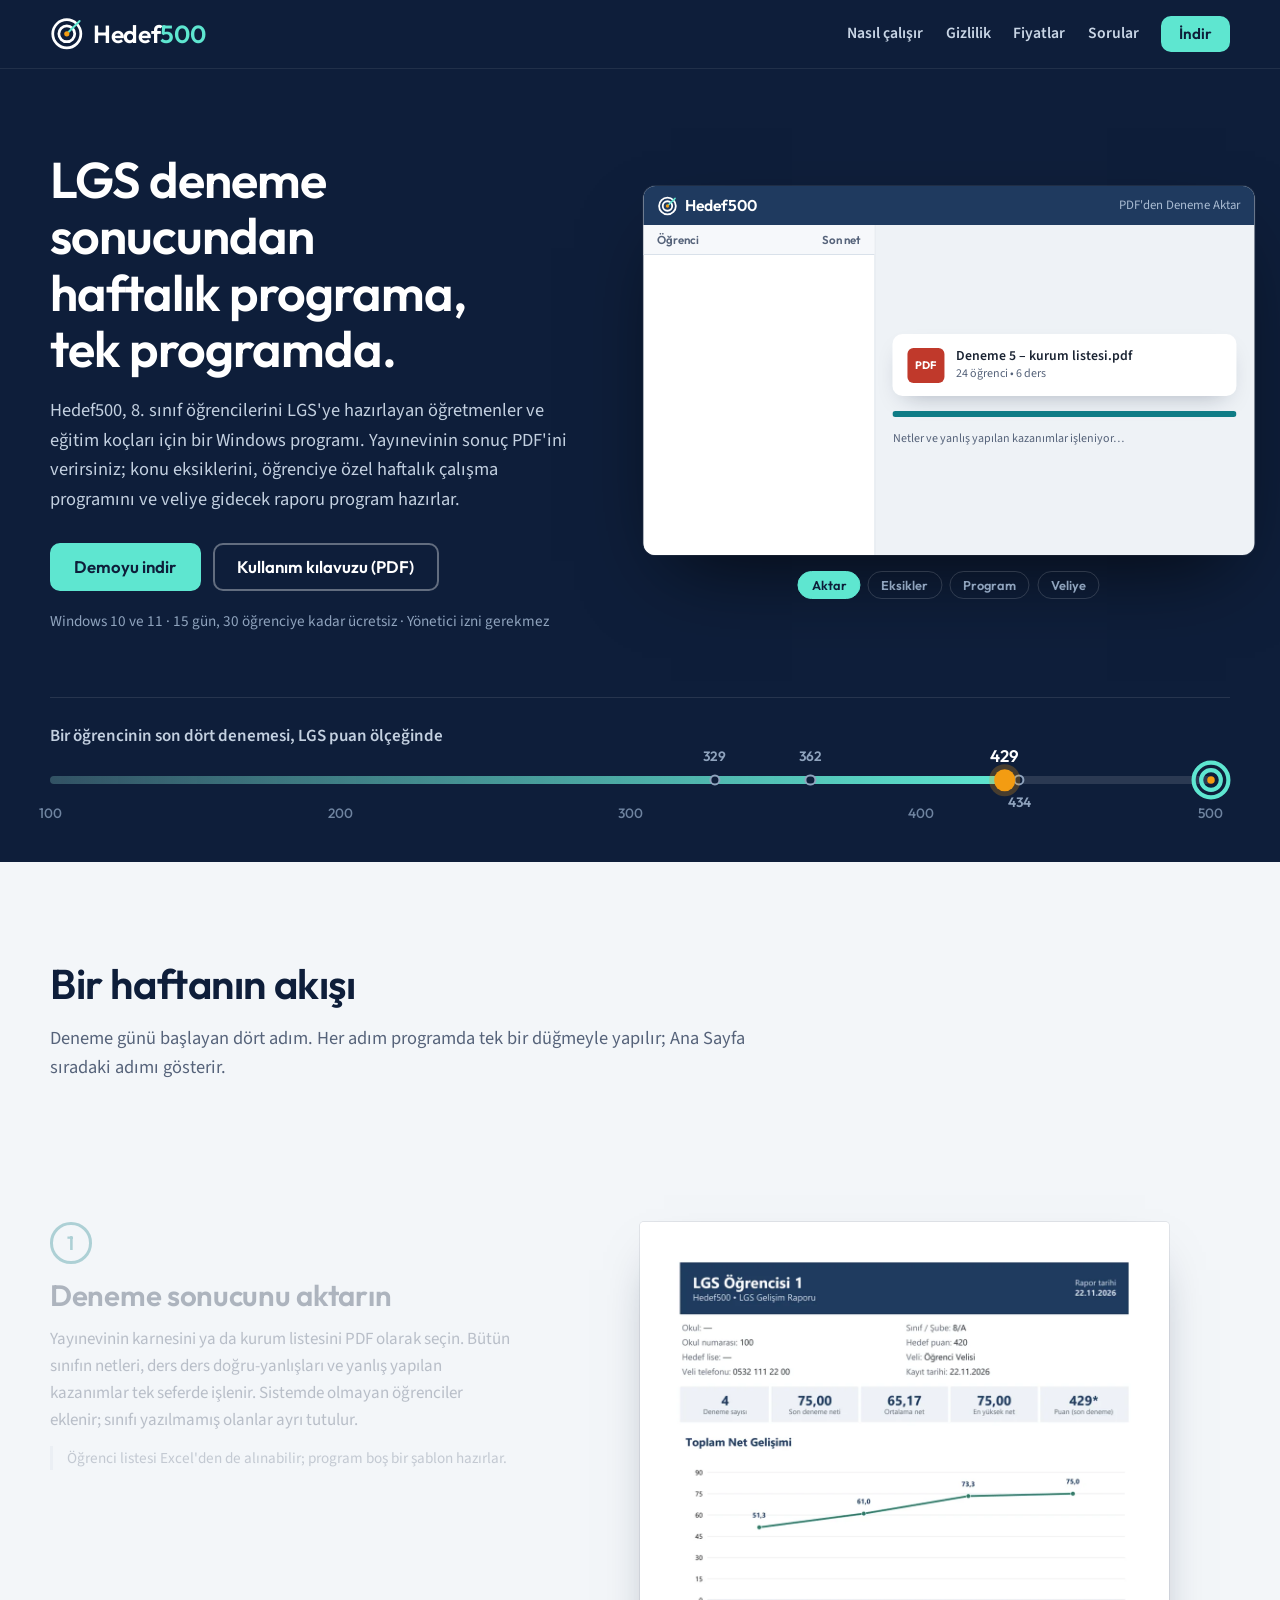
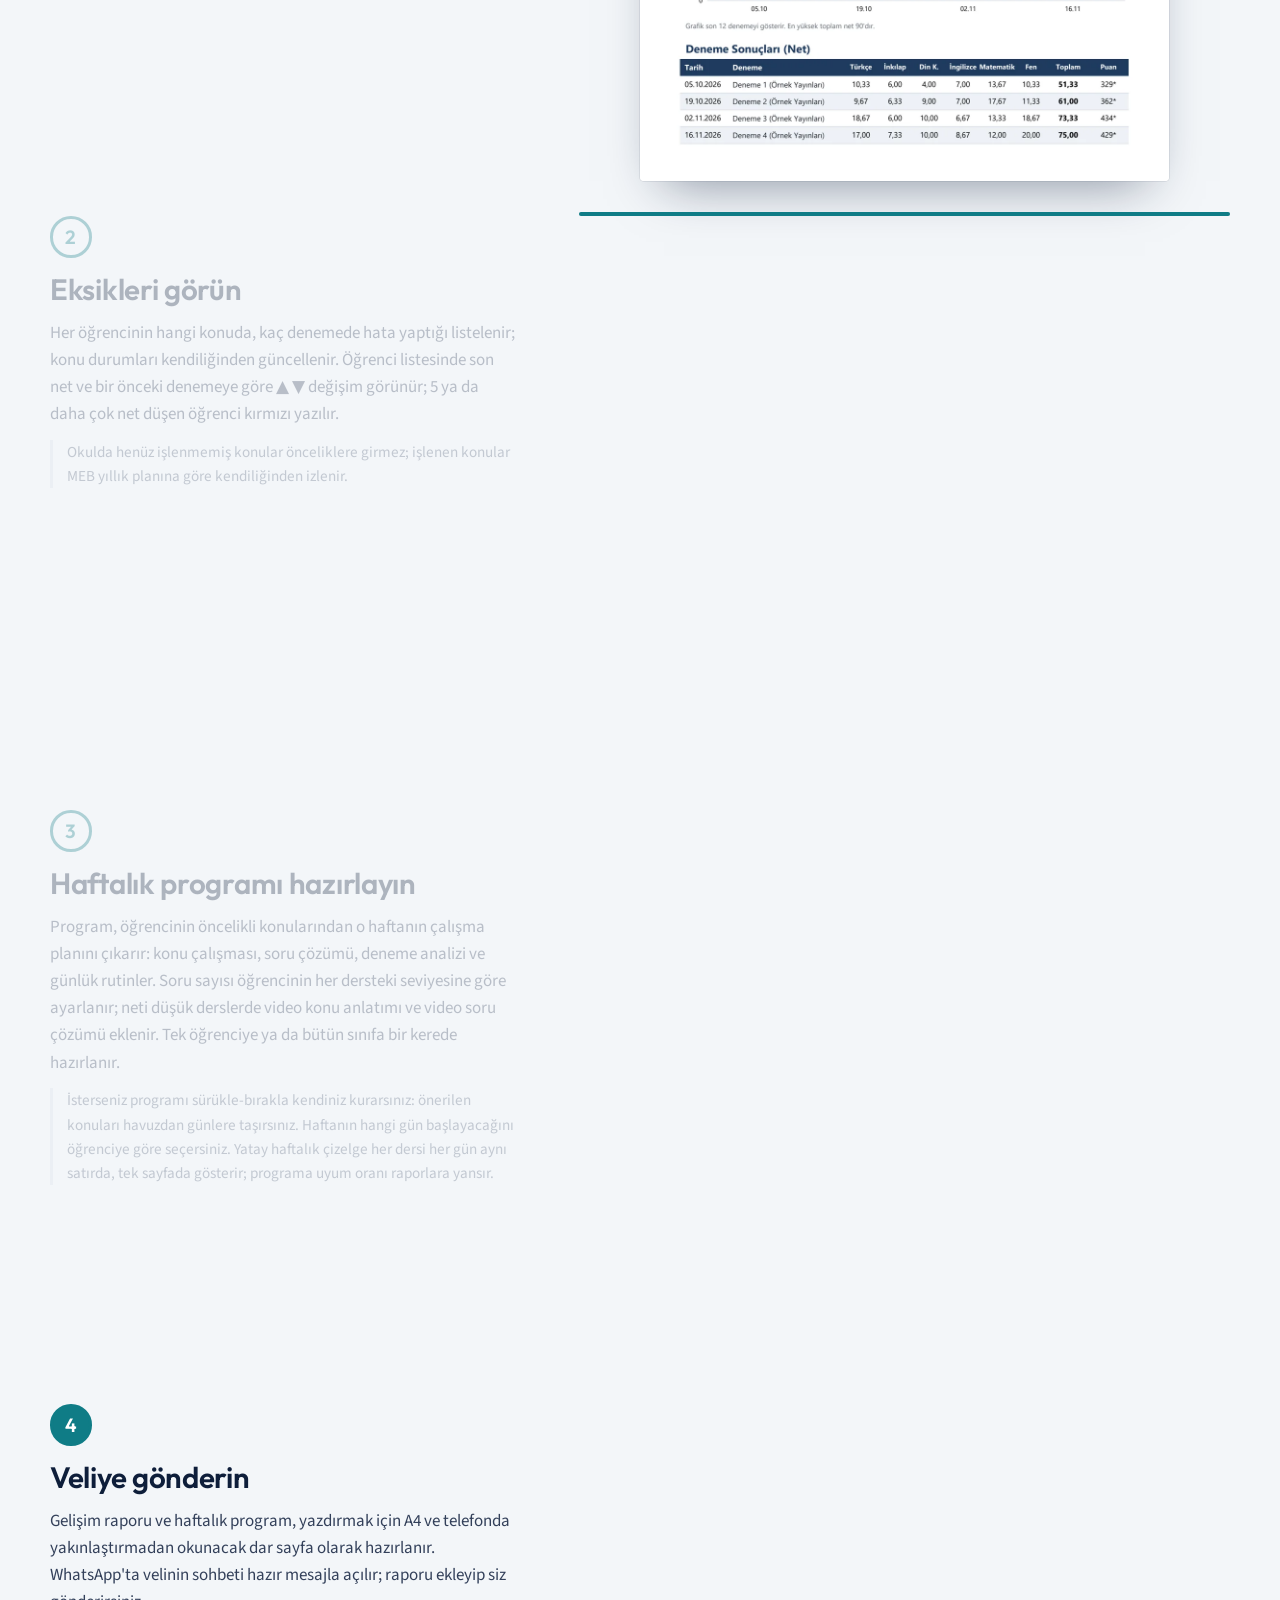
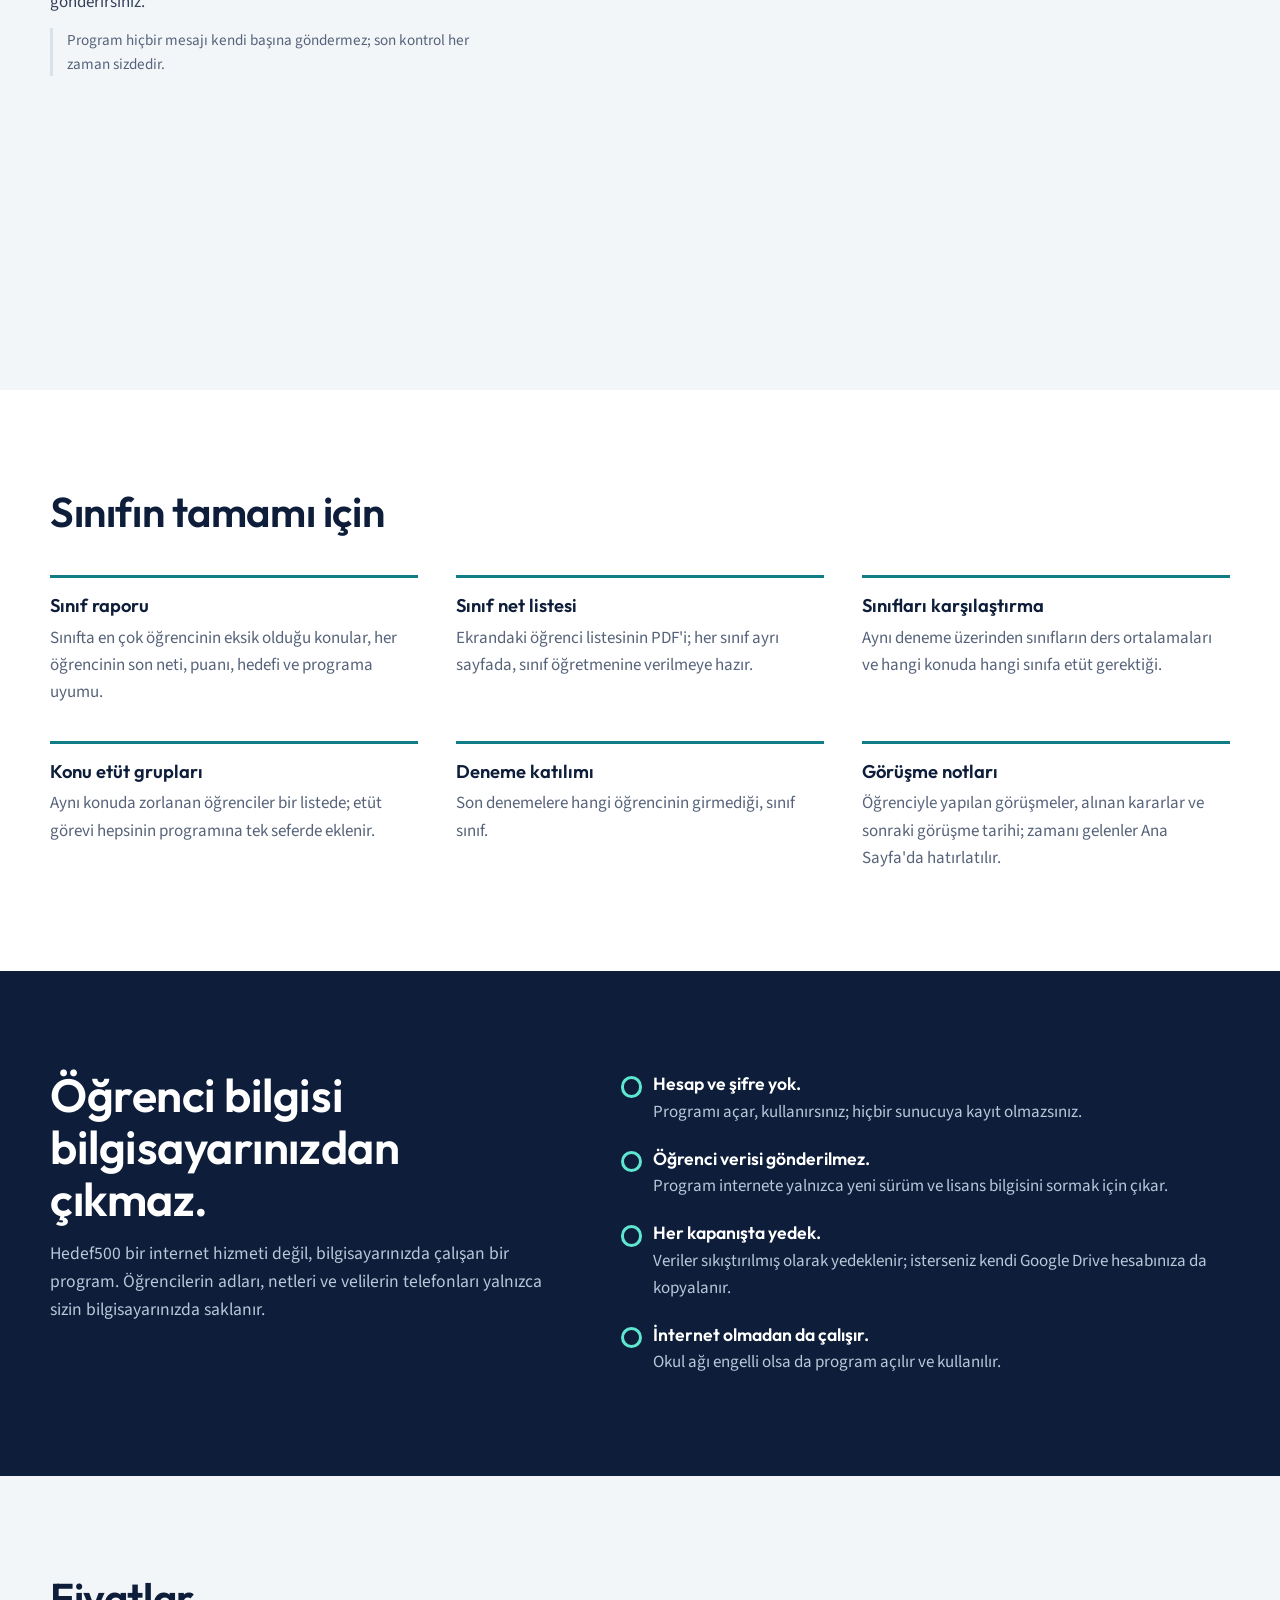
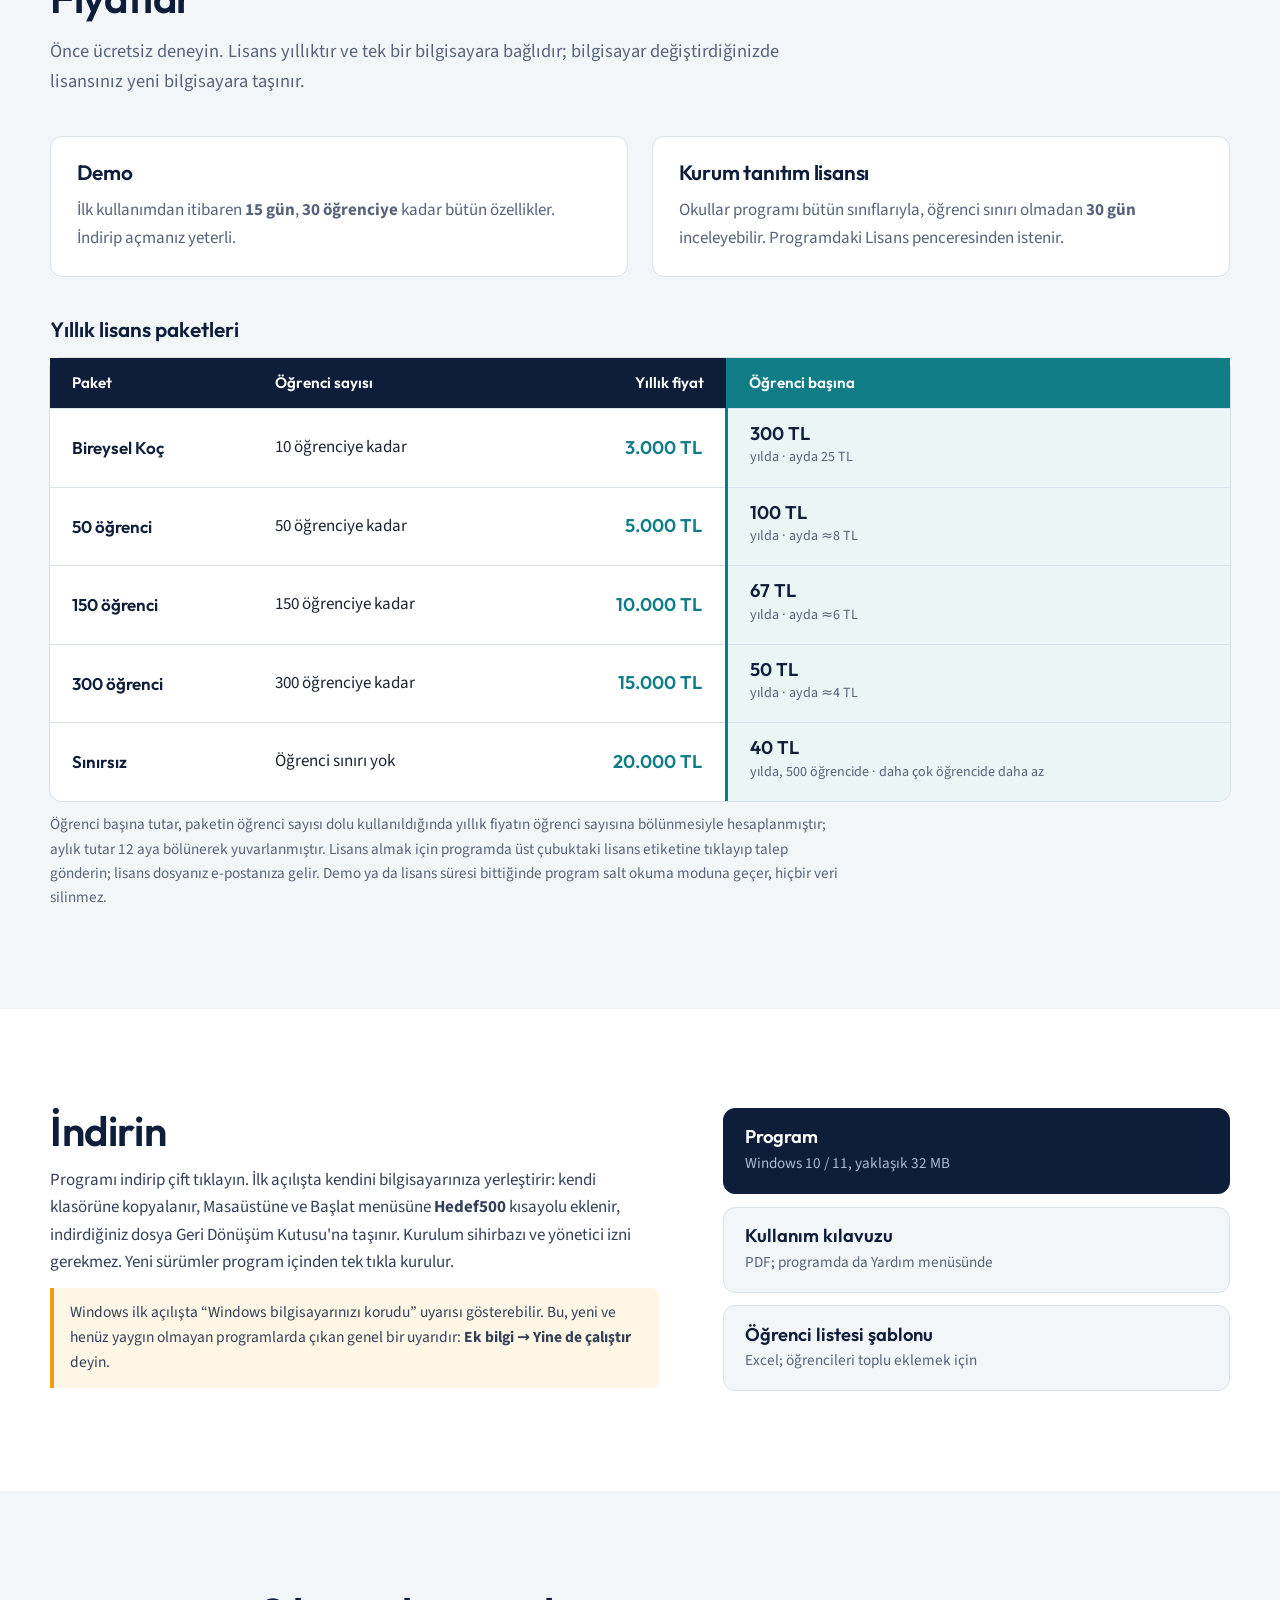
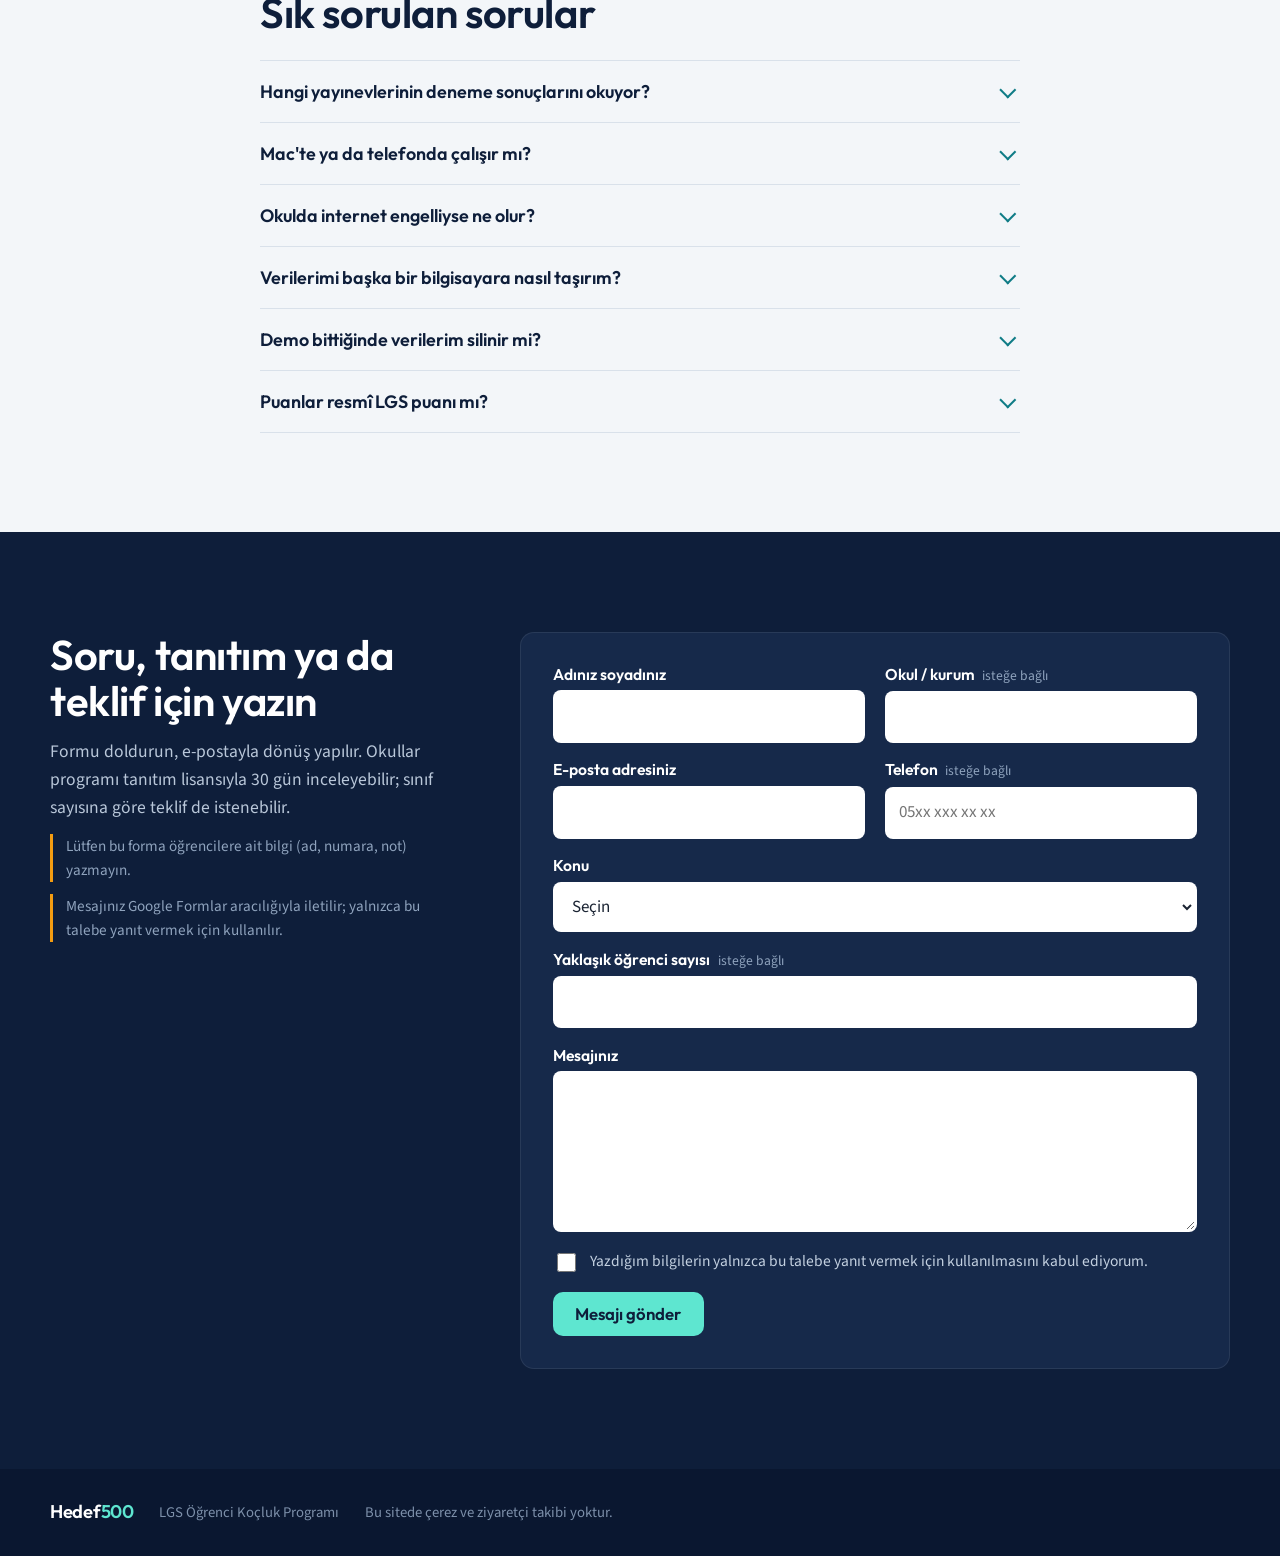
<file: index.html>
<!doctype html>
<html lang="tr">
<head>
<meta charset="utf-8">
<meta name="viewport" content="width=device-width, initial-scale=1">
<title>Hedef500 – LGS Koçluk Programı | Deneme Analizi ve Çalışma Programı</title>
<meta name="description" content="LGS koçluk programı: deneme PDF'lerini okur, net takibi ve konu eksiklerini çıkarır, haftalık çalışma programı ve veli raporu hazırlar. 15 gün ücretsiz demo.">
<meta name="robots" content="index, follow, max-image-preview:large">
<meta name="author" content="Hedef500">
<meta name="theme-color" content="#0E1E3A">
<link rel="canonical" href="https://hedef500.tr/">
<meta property="og:type" content="website">
<meta property="og:url" content="https://hedef500.tr/">
<meta property="og:title" content="Hedef500 – LGS Koçluk Programı">
<meta property="og:site_name" content="Hedef500">
<meta property="og:description" content="Deneme analizi, öğrenciye özel haftalık program ve veli raporu tek programda. 15 gün ücretsiz demo.">
<meta property="og:image" content="https://hedef500.tr/gorseller/paylasim.png">
<meta property="og:locale" content="tr_TR">
<meta name="twitter:card" content="summary_large_image">
<link rel="icon" href="favicon.svg" type="image/svg+xml">
<link rel="icon" href="favicon-32.png" sizes="32x32" type="image/png">
<link rel="icon" href="favicon-48.png" sizes="48x48" type="image/png">
<link rel="icon" href="gorseller/simge-192.png" sizes="192x192" type="image/png">
<link rel="apple-touch-icon" href="apple-touch-icon.png">
<link rel="preload" href="fontlar/Outfit-normal-latin-ext.woff2" as="font" type="font/woff2" crossorigin>
<link rel="stylesheet" href="fontlar.css">
<link rel="stylesheet" href="stil.css">
<script type="application/ld+json">
{
 "@context": "https://schema.org",
 "@graph": [
  {
   "@type": "Organization",
   "@id": "https://hedef500.tr/#kurulus",
   "name": "Hedef500",
   "url": "https://hedef500.tr/",
   "logo": "https://hedef500.tr/gorseller/logo-512.png"
  },
  {
   "@type": "WebSite",
   "@id": "https://hedef500.tr/#site",
   "name": "Hedef500",
   "alternateName": "Hedef500 LGS Koçluk Programı",
   "url": "https://hedef500.tr/",
   "inLanguage": "tr-TR",
   "publisher": {
    "@id": "https://hedef500.tr/#kurulus"
   }
  },
  {
   "@type": "SoftwareApplication",
   "name": "Hedef500 – LGS Öğrenci Koçluk Programı",
   "alternateName": [
    "Hedef500",
    "LGS Koçluk Programı"
   ],
   "url": "https://hedef500.tr/",
   "applicationCategory": "EducationalApplication",
   "operatingSystem": "Windows 10, Windows 11",
   "inLanguage": "tr-TR",
   "description": "LGS koçluk programı: deneme sonuç PDF'lerini okur, net takibi ve konu eksikleri, öğrenciye özel haftalık çalışma programı ve veli raporu hazırlar. Öğretmen ve eğitim koçları için Windows programı; 15 gün ücretsiz demo.",
   "image": "https://hedef500.tr/gorseller/paylasim.png",
   "screenshot": "https://hedef500.tr/gorseller/program.webp",
   "downloadUrl": "https://github.com/hedef500/lgs-kocluk/releases/latest/download/Hedef500.exe",
   "publisher": {
    "@id": "https://hedef500.tr/#kurulus"
   },
   "audience": {
    "@type": "EducationalAudience",
    "educationalRole": "teacher"
   },
   "featureList": [
    "LGS deneme sonuç PDF'lerini okuma",
    "Net takibi ve konu eksikleri",
    "Öğrenciye özel haftalık çalışma programı",
    "A4 ve telefon biçiminde veli raporu",
    "Sınıf raporu ve sınıf karşılaştırma",
    "WhatsApp ile veliye gönderim"
   ],
   "offers": [
    {
     "@type": "Offer",
     "name": "Demo (15 gün, 30 öğrenci)",
     "price": "0",
     "priceCurrency": "TRY",
     "url": "https://hedef500.tr/#indir"
    },
    {
     "@type": "Offer",
     "name": "Yıllık lisans – Bireysel Koç (10 öğrenci)",
     "price": "3000",
     "priceCurrency": "TRY",
     "url": "https://hedef500.tr/#fiyatlar"
    },
    {
     "@type": "Offer",
     "name": "Yıllık lisans – 50 öğrenci",
     "price": "5000",
     "priceCurrency": "TRY",
     "url": "https://hedef500.tr/#fiyatlar"
    },
    {
     "@type": "Offer",
     "name": "Yıllık lisans – 150 öğrenci",
     "price": "10000",
     "priceCurrency": "TRY",
     "url": "https://hedef500.tr/#fiyatlar"
    },
    {
     "@type": "Offer",
     "name": "Yıllık lisans – 300 öğrenci",
     "price": "15000",
     "priceCurrency": "TRY",
     "url": "https://hedef500.tr/#fiyatlar"
    },
    {
     "@type": "Offer",
     "name": "Yıllık lisans – Sınırsız öğrenci",
     "price": "20000",
     "priceCurrency": "TRY",
     "url": "https://hedef500.tr/#fiyatlar"
    }
   ]
  },
  {
   "@type": "FAQPage",
   "mainEntity": [
    {
     "@type": "Question",
     "name": "Hangi yayınevlerinin deneme sonuçlarını okuyor?",
     "acceptedAnswer": {
      "@type": "Answer",
      "text": "Pek çok yayınevinin öğrenci karnesi ve kurum listesi PDF'leri okunur. Okunamayan bir belge olursa program, öğrenci ve okul adlarını gizleyerek belgenin biçimini bildirmenizi sağlar; o yayın sonraki sürümlerde tanınır."
     }
    },
    {
     "@type": "Question",
     "name": "Mac'te ya da telefonda çalışır mı?",
     "acceptedAnswer": {
      "@type": "Answer",
      "text": "Program yalnızca Windows'ta çalışır. Hazırladığı raporlar ve haftalık programlar ise telefonda yakınlaştırmadan okunacak biçimde de üretilir; veliler ve öğrenciler telefondan okur."
     }
    },
    {
     "@type": "Question",
     "name": "Okulda internet engelliyse ne olur?",
     "acceptedAnswer": {
      "@type": "Answer",
      "text": "Program internetsiz de çalışır. Yeni sürümleri ve lisans bilgisini okul ağı engelliyse yedek bir adresten almaya çalışır; olmazsa programı evde açtığınızda güncellenir."
     }
    },
    {
     "@type": "Question",
     "name": "Verilerimi başka bir bilgisayara nasıl taşırım?",
     "acceptedAnswer": {
      "@type": "Answer",
      "text": "Ayarlar'da Şimdi Yedekle ile tek bir yedek dosyası alın, yeni bilgisayarda Yedekten Geri Yükle ile açın. Lisansınızı yeni bilgisayara taşımak için Lisans penceresinden “Bilgisayar değişikliği” talebi gönderin."
     }
    },
    {
     "@type": "Question",
     "name": "Demo bittiğinde verilerim silinir mi?",
     "acceptedAnswer": {
      "@type": "Answer",
      "text": "Hayır. Program salt okuma moduna geçer: öğrencileri, denemeleri ve raporları görmeye, yedek almaya devam edersiniz. Lisansı etkinleştirdiğiniz anda kaldığınız yerden sürer."
     }
    },
    {
     "@type": "Question",
     "name": "Puanlar resmî LGS puanı mı?",
     "acceptedAnswer": {
      "@type": "Answer",
      "text": "Deneme belgesinde yayınevinin puanı varsa o gösterilir. Yoksa program netlerden tahmini bir puan hesaplar ve bunu “≈” işaretiyle belirtir. Gelişimi izlemede net değişimi daha güvenilir ölçüdür."
     }
    }
   ]
  }
 ]
}
</script>
</head>
<body>
<a class="atla" href="#icerik">İçeriğe geç</a>

<header class="ust">
  <div class="kap ust-ic">
    <a class="logo" href="#" aria-label="Hedef500 ana sayfa">
      <svg class="isaret" viewBox="-110 -110 220 220" aria-hidden="true"><circle r="92" fill="none" stroke="currentColor" stroke-width="18"/><circle r="52" fill="none" stroke="currentColor" stroke-width="18"/><line x1="0" y1="0" x2="84" y2="-84" class="ok" stroke-width="13" stroke-linecap="round"/><circle r="17" fill="#F39C12"/></svg>
      <span class="logo-yazi">Hedef<b>500</b></span>
    </a>
    <nav aria-label="Sayfa bölümleri">
      <a href="#nasil">Nasıl çalışır</a>
      <a href="#gizlilik">Gizlilik</a>
      <a href="#fiyatlar">Fiyatlar</a>
      <a href="#sorular">Sorular</a>
      <a class="dugme dugme-kucuk" href="#indir">İndir</a>
    </nav>
  </div>
</header>

<main id="icerik">

<section class="giris">
  <div class="kap giris-ic">
    <div class="giris-metin">
      <h1>LGS deneme sonucundan haftalık programa, tek programda.</h1>
      <p class="giris-alt">Hedef500, 8. sınıf öğrencilerini LGS'ye hazırlayan öğretmenler ve eğitim koçları için bir Windows programı. Yayınevinin sonuç PDF'ini verirsiniz; konu eksiklerini, öğrenciye özel haftalık çalışma programını ve veliye gidecek raporu program hazırlar.</p>
      <div class="giris-dugmeler">
        <a class="dugme" href="https://github.com/hedef500/lgs-kocluk/releases/latest/download/Hedef500.exe">Demoyu indir</a>
        <a class="dugme dugme-ikincil" href="https://github.com/hedef500/lgs-kocluk/releases/latest/download/Hedef500-Kullanim-Kilavuzu.pdf">Kullanım kılavuzu (PDF)</a>
      </div>
      <p class="giris-not">Windows 10 ve 11 · 15 gün, 30 öğrenciye kadar ücretsiz · Yönetici izni gerekmez</p>
    </div>
    <!-- Canlı ürün: kodla çizilmiş program penceresi; site.js sahneleri sırayla oynatır (data-adim 0–4) -->
    <figure class="canli giris-gorsel" id="canli" data-adim="4"
            aria-label="Canlandırma: deneme PDF'i aktarılıyor, öğrenci netleri doluyor, haftalık program hazırlanıyor, rapor veliye gönderilmeye hazır">
      <div class="canli-pencere" aria-hidden="true">
        <div class="canli-ust">
          <svg class="canli-isaret" viewBox="-110 -110 220 220"><circle r="92" fill="none" stroke="#fff" stroke-width="20"/><circle r="52" fill="none" stroke="#fff" stroke-width="20"/><line x1="0" y1="0" x2="84" y2="-84" stroke="#5EE6D0" stroke-width="16" stroke-linecap="round"/><circle r="18" fill="#F39C12"/></svg>
          <b>Hedef500</b>
          <span class="canli-baslik"><span data-baslik="1">PDF'den Deneme Aktar</span><span data-baslik="2">Öğrenciler • Son net</span><span data-baslik="3">Çalışma Programı</span><span data-baslik="4">Veliye Gönder</span></span>
        </div>
        <div class="canli-govde">
          <div class="canli-liste">
            <div class="canli-liste-bas"><span>Öğrenci</span><span>Son net</span></div>
            <div class="satir" style="--i:0"><span>LGS Öğrencisi 7</span><b class="artis">83,7 ▲</b></div>
            <div class="satir" style="--i:1"><span>LGS Öğrencisi 12</span><b class="artis">79,3 ▲</b></div>
            <div class="satir" style="--i:2"><span>LGS Öğrencisi 3</span><b>76,0</b></div>
            <div class="satir dusus" style="--i:3"><span>LGS Öğrencisi 18</span><b>64,3 ▼</b></div>
            <div class="satir" style="--i:4"><span>LGS Öğrencisi 21</span><b class="artis">70,3 ▲</b></div>
            <div class="satir" style="--i:5"><span>LGS Öğrencisi 5</span><b class="artis">68,0 ▲</b></div>
          </div>
          <div class="canli-sahne">
            <div class="sahne-pdf">
              <div class="pdf-kart"><span class="pdf-simge">PDF</span><span><b>Deneme 5 – kurum listesi.pdf</b><small>24 öğrenci • 6 ders</small></span></div>
              <div class="pdf-cubuk"><i></i></div>
              <small class="pdf-yazi">Netler ve yanlış yapılan kazanımlar işleniyor…</small>
            </div>
            <div class="sahne-eksik">
              <b class="eksik-baslik">LGS Öğrencisi 18 • öncelikli konular</b>
              <div class="eksik" style="--i:0;--w:92%"><span>Matematik • Çarpanlar ve Katlar</span><small>son 3 denemede 4 hata</small><i></i></div>
              <div class="eksik" style="--i:1;--w:70%"><span>Türkçe • Sözcükte Anlam</span><small>son 3 denemede 3 hata</small><i></i></div>
              <div class="eksik" style="--i:2;--w:62%"><span>Fen • Basit Makineler</span><small>son 3 denemede 3 hata</small><i></i></div>
              <div class="eksik" style="--i:3;--w:38%"><span>İnkılap • Bir Kahraman Doğuyor</span><small>son 3 denemede 2 hata</small><i></i></div>
            </div>
            <div class="sahne-program">
              <div class="gun"><b>Pzt</b><span class="kart tur" style="--i:0">Türkçe<small>Sözcükte Anlam</small></span><span class="kart mat" style="--i:5">Mat.<small>Çarpanlar ve Katlar</small></span></div>
              <div class="gun"><b>Sal</b><span class="kart fen" style="--i:1">Fen<small>Mevsimler</small></span><span class="kart tur" style="--i:6">Paragraf<small>20 soru</small></span></div>
              <div class="gun"><b>Çar</b><span class="kart mat" style="--i:2">Mat.<small>Soru çözümü</small></span><span class="kart ink" style="--i:7">İnkılap<small>Kahraman Doğuyor</small></span></div>
              <div class="gun"><b>Per</b><span class="kart tur" style="--i:3">Türkçe<small>Yazım Kuralları</small></span><span class="kart fen" style="--i:8">Fen<small>Soru çözümü</small></span></div>
              <div class="gun"><b>Cum</b><span class="kart ing" style="--i:4">İng.<small>Friendship</small></span><span class="kart mat" style="--i:9">Mat.<small>Üslü İfadeler</small></span></div>
              <div class="rutin" style="--i:10"><b>Her gün</b><span>Paragraf 20 soru</span><span>Kitap 30 dk</span><span>Kelime 15</span></div>
            </div>
            <div class="canli-bildirim"><span class="tik">✓</span><span><b>Gelişim raporu ve program hazır</b><small>A4 + telefon • WhatsApp'ta veliye gönderilmeye hazır</small></span></div>
          </div>
        </div>
      </div>
      <ol class="canli-adimlar" aria-hidden="true">
        <li data-n="1">Aktar</li><li data-n="2">Eksikler</li><li data-n="3">Program</li><li data-n="4">Veliye</li>
      </ol>
    </figure>
  </div>

  <div class="kap">
    <figure class="cetvel" aria-labelledby="cetvel-baslik">
      <figcaption id="cetvel-baslik">Bir öğrencinin son dört denemesi, LGS puan ölçeğinde</figcaption>
      <div class="cetvel-yol" role="img" aria-label="Puanlar sırasıyla 329, 362, 434 ve 429; hedef 500">
        <div class="cetvel-dolu"></div>
        <span class="cetvel-iz" style="--p:329"><i>329</i></span>
        <span class="cetvel-iz" style="--p:362"><i>362</i></span>
        <span class="cetvel-iz" style="--p:434"><i>434</i></span>
        <span class="cetvel-simdi" style="--p:429"><i>429</i></span>
        <span class="cetvel-hedef" style="--p:500">
          <svg viewBox="-110 -110 220 220" aria-hidden="true"><circle r="92" fill="none" stroke="currentColor" stroke-width="22"/><circle r="52" fill="none" stroke="currentColor" stroke-width="22"/><circle r="20" fill="#F39C12"/></svg>
        </span>
      </div>
      <div class="cetvel-olcek" aria-hidden="true"><span>100</span><span>200</span><span>300</span><span>400</span><span>500</span></div>
    </figure>
  </div>
</section>

<section id="nasil" class="bolum">
  <div class="kap">
    <h2>Bir haftanın akışı</h2>
    <p class="bolum-giris">Deneme günü başlayan dört adım. Her adım programda tek bir düğmeyle yapılır; Ana Sayfa sıradaki adımı gösterir.</p>

    <div class="akis">
    <ol class="adimlar">
      <li class="adim" data-adim="1">
        <div class="adim-metin">
          <span class="adim-no" aria-hidden="true">1</span>
          <h3>Deneme sonucunu aktarın</h3>
          <p>Yayınevinin karnesini ya da kurum listesini PDF olarak seçin. Bütün sınıfın netleri, ders ders doğru-yanlışları ve yanlış yapılan kazanımlar tek seferde işlenir. Sistemde olmayan öğrenciler eklenir; sınıfı yazılmamış olanlar ayrı tutulur.</p>
          <p class="adim-ayrinti">Öğrenci listesi Excel'den de alınabilir; program boş bir şablon hazırlar.</p>
        </div>
        <figure class="pencere adim-gorsel"><img src="gorseller/konu.webp" width="1600" height="826" loading="lazy" alt="Konu takibi: her dersin konuları, toplam hata sayıları ve konu durumları"></figure>
      </li>
      <li class="adim" data-adim="2">
        <div class="adim-metin">
          <span class="adim-no" aria-hidden="true">2</span>
          <h3>Eksikleri görün</h3>
          <p>Her öğrencinin hangi konuda, kaç denemede hata yaptığı listelenir; konu durumları kendiliğinden güncellenir. Öğrenci listesinde son net ve bir önceki denemeye göre ▲ ▼ değişim görünür; 5 ya da daha çok net düşen öğrenci kırmızı yazılır.</p>
          <p class="adim-ayrinti">Okulda henüz işlenmemiş konular önceliklere girmez; işlenen konular MEB yıllık planına göre kendiliğinden izlenir.</p>
        </div>
        <figure class="kagit adim-gorsel"><img src="gorseller/net_listesi.webp" width="1100" height="765" loading="lazy" alt="Sınıf net listesi PDF'i: öğrencilerin son net, önceki net, net değişimi ve puan değişimi"></figure>
      </li>
      <li class="adim" data-adim="3">
        <div class="adim-metin">
          <span class="adim-no" aria-hidden="true">3</span>
          <h3>Haftalık programı hazırlayın</h3>
          <p>Program, öğrencinin öncelikli konularından o haftanın çalışma planını çıkarır: konu çalışması, soru çözümü, deneme analizi ve günlük rutinler. Soru sayısı öğrencinin her dersteki seviyesine göre ayarlanır; neti düşük derslerde video konu anlatımı ve video soru çözümü eklenir. Tek öğrenciye ya da bütün sınıfa bir kerede hazırlanır.</p>
          <p class="adim-ayrinti">İsterseniz programı sürükle-bırakla kendiniz kurarsınız: önerilen konuları havuzdan günlere taşırsınız. Haftanın hangi gün başlayacağını öğrenciye göre seçersiniz. Yatay haftalık çizelge her dersi her gün aynı satırda, tek sayfada gösterir; programa uyum oranı raporlara yansır.</p>
        </div>
        <figure class="pencere adim-gorsel"><img src="gorseller/program.webp" width="1600" height="826" loading="lazy" alt="Çalışma programı: günlere göre ders, konu, etkinlik, süre ve durum"></figure>
      </li>
      <li class="adim" data-adim="4">
        <div class="adim-metin">
          <span class="adim-no" aria-hidden="true">4</span>
          <h3>Veliye gönderin</h3>
          <p>Gelişim raporu ve haftalık program, yazdırmak için A4 ve telefonda yakınlaştırmadan okunacak dar sayfa olarak hazırlanır. WhatsApp'ta velinin sohbeti hazır mesajla açılır; raporu ekleyip siz gönderirsiniz.</p>
          <p class="adim-ayrinti">Program hiçbir mesajı kendi başına göndermez; son kontrol her zaman sizdedir.</p>
        </div>
        <figure class="kagit adim-gorsel"><img src="gorseller/gelisim_raporu.webp" width="1100" height="1164" loading="lazy" alt="Öğrenci gelişim raporu: özet bilgiler, toplam net grafiği ve deneme sonuçları tablosu"></figure>
      </li>
    </ol>
      <div class="akis-sahne" aria-hidden="true">
        <figure class="sahne-kare kare-pencere" data-adim="1"><img src="gorseller/konu.webp" width="1600" height="826" loading="lazy" decoding="async" alt="Konu takibi: her dersin konuları, toplam hata sayıları ve konu durumları"></figure>
        <figure class="sahne-kare kare-kagit" data-adim="2"><img src="gorseller/net_listesi.webp" width="1100" height="765" loading="lazy" decoding="async" alt="Sınıf net listesi PDF'i: öğrencilerin son net, önceki net, net değişimi ve puan değişimi"></figure>
        <figure class="sahne-kare kare-pencere" data-adim="3"><img src="gorseller/program.webp" width="1600" height="826" loading="lazy" decoding="async" alt="Çalışma programı: günlere göre ders, konu, etkinlik, süre ve durum"></figure>
        <figure class="sahne-kare kare-kagit" data-adim="4"><img src="gorseller/gelisim_raporu.webp" width="1100" height="1164" loading="lazy" decoding="async" alt="Öğrenci gelişim raporu: özet bilgiler, toplam net grafiği ve deneme sonuçları tablosu"></figure>
        <div class="akis-ilerleme"><i></i></div>
      </div>
    </div>
  </div>
</section>

<section class="bolum bolum-acik">
  <div class="kap">
    <h2>Sınıfın tamamı için</h2>
    <dl class="ozellikler">
      <div><dt>Sınıf raporu</dt><dd>Sınıfta en çok öğrencinin eksik olduğu konular, her öğrencinin son neti, puanı, hedefi ve programa uyumu.</dd></div>
      <div><dt>Sınıf net listesi</dt><dd>Ekrandaki öğrenci listesinin PDF'i; her sınıf ayrı sayfada, sınıf öğretmenine verilmeye hazır.</dd></div>
      <div><dt>Sınıfları karşılaştırma</dt><dd>Aynı deneme üzerinden sınıfların ders ortalamaları ve hangi konuda hangi sınıfa etüt gerektiği.</dd></div>
      <div><dt>Konu etüt grupları</dt><dd>Aynı konuda zorlanan öğrenciler bir listede; etüt görevi hepsinin programına tek seferde eklenir.</dd></div>
      <div><dt>Deneme katılımı</dt><dd>Son denemelere hangi öğrencinin girmediği, sınıf sınıf.</dd></div>
      <div><dt>Görüşme notları</dt><dd>Öğrenciyle yapılan görüşmeler, alınan kararlar ve sonraki görüşme tarihi; zamanı gelenler Ana Sayfa'da hatırlatılır.</dd></div>
    </dl>
  </div>
</section>

<section id="gizlilik" class="bolum bolum-koyu">
  <div class="kap gizlilik">
    <div>
      <h2>Öğrenci bilgisi bilgisayarınızdan çıkmaz.</h2>
      <p>Hedef500 bir internet hizmeti değil, bilgisayarınızda çalışan bir program. Öğrencilerin adları, netleri ve velilerin telefonları yalnızca sizin bilgisayarınızda saklanır.</p>
    </div>
    <ul class="gizlilik-liste">
      <li><strong>Hesap ve şifre yok.</strong> Programı açar, kullanırsınız; hiçbir sunucuya kayıt olmazsınız.</li>
      <li><strong>Öğrenci verisi gönderilmez.</strong> Program internete yalnızca yeni sürüm ve lisans bilgisini sormak için çıkar.</li>
      <li><strong>Her kapanışta yedek.</strong> Veriler sıkıştırılmış olarak yedeklenir; isterseniz kendi Google Drive hesabınıza da kopyalanır.</li>
      <li><strong>İnternet olmadan da çalışır.</strong> Okul ağı engelli olsa da program açılır ve kullanılır.</li>
    </ul>
  </div>
</section>

<section id="fiyatlar" class="bolum">
  <div class="kap">
    <h2>Fiyatlar</h2>
    <p class="bolum-giris">Önce ücretsiz deneyin. Lisans yıllıktır ve tek bir bilgisayara bağlıdır; bilgisayar değiştirdiğinizde lisansınız yeni bilgisayara taşınır.</p>

    <div class="ucretsiz">
      <div>
        <h3>Demo</h3>
        <p>İlk kullanımdan itibaren <strong>15 gün</strong>, <strong>30 öğrenciye</strong> kadar bütün özellikler. İndirip açmanız yeterli.</p>
      </div>
      <div>
        <h3>Kurum tanıtım lisansı</h3>
        <p>Okullar programı bütün sınıflarıyla, öğrenci sınırı olmadan <strong>30 gün</strong> inceleyebilir. Programdaki Lisans penceresinden istenir.</p>
      </div>
    </div>

    <table class="fiyat-tablosu">
      <caption>Yıllık lisans paketleri</caption>
      <thead><tr><th scope="col">Paket</th><th scope="col">Öğrenci sayısı</th><th scope="col">Yıllık fiyat</th><th scope="col">Öğrenci başına</th></tr></thead>
      <tbody>
        <tr><th scope="row">Bireysel Koç</th><td>10 öğrenciye kadar</td><td class="fiyat">3.000 TL</td><td class="ogrenci-basi"><b>300 TL</b> <span>yılda · ayda 25 TL</span></td></tr>
        <tr><th scope="row">50 öğrenci</th><td>50 öğrenciye kadar</td><td class="fiyat">5.000 TL</td><td class="ogrenci-basi"><b>100 TL</b> <span>yılda · ayda ≈8 TL</span></td></tr>
        <tr><th scope="row">150 öğrenci</th><td>150 öğrenciye kadar</td><td class="fiyat">10.000 TL</td><td class="ogrenci-basi"><b>67 TL</b> <span>yılda · ayda ≈6 TL</span></td></tr>
        <tr><th scope="row">300 öğrenci</th><td>300 öğrenciye kadar</td><td class="fiyat">15.000 TL</td><td class="ogrenci-basi"><b>50 TL</b> <span>yılda · ayda ≈4 TL</span></td></tr>
        <tr><th scope="row">Sınırsız</th><td>Öğrenci sınırı yok</td><td class="fiyat">20.000 TL</td><td class="ogrenci-basi"><b>40 TL</b> <span>yılda, 500 öğrencide · daha çok öğrencide daha az</span></td></tr>
      </tbody>
    </table>
    <p class="tablo-not">Öğrenci başına tutar, paketin öğrenci sayısı dolu kullanıldığında yıllık fiyatın öğrenci sayısına bölünmesiyle hesaplanmıştır; aylık tutar 12 aya bölünerek yuvarlanmıştır. Lisans almak için programda üst çubuktaki lisans etiketine tıklayıp talep gönderin; lisans dosyanız e-postanıza gelir. Demo ya da lisans süresi bittiğinde program salt okuma moduna geçer, hiçbir veri silinmez.</p>
  </div>
</section>

<section id="indir" class="bolum bolum-acik">
  <div class="kap indir">
    <div>
      <h2>İndirin</h2>
      <p>Programı indirip çift tıklayın. İlk açılışta kendini bilgisayarınıza yerleştirir: kendi klasörüne kopyalanır, Masaüstüne ve Başlat menüsüne <strong>Hedef500</strong> kısayolu eklenir, indirdiğiniz dosya Geri Dönüşüm Kutusu'na taşınır. Kurulum sihirbazı ve yönetici izni gerekmez. Yeni sürümler program içinden tek tıkla kurulur.</p>
      <p class="uyari-not">Windows ilk açılışta “Windows bilgisayarınızı korudu” uyarısı gösterebilir. Bu, yeni ve henüz yaygın olmayan programlarda çıkan genel bir uyarıdır: <strong>Ek bilgi → Yine de çalıştır</strong> deyin.</p>
    </div>
    <ul class="dosyalar">
      <li><a href="https://github.com/hedef500/lgs-kocluk/releases/latest/download/Hedef500.exe"><strong>Program</strong><span>Windows 10 / 11, yaklaşık 32 MB</span></a></li>
      <li><a href="https://github.com/hedef500/lgs-kocluk/releases/latest/download/Hedef500-Kullanim-Kilavuzu.pdf"><strong>Kullanım kılavuzu</strong><span>PDF; programda da Yardım menüsünde</span></a></li>
      <li><a href="https://github.com/hedef500/lgs-kocluk/releases/latest/download/Hedef500-Ogrenci-Listesi-Sablonu.xlsx"><strong>Öğrenci listesi şablonu</strong><span>Excel; öğrencileri toplu eklemek için</span></a></li>
    </ul>
  </div>
</section>

<section id="sorular" class="bolum">
  <div class="kap kap-dar">
    <h2>Sık sorulan sorular</h2>
    <details>
      <summary>Hangi yayınevlerinin deneme sonuçlarını okuyor?</summary>
      <p>Pek çok yayınevinin öğrenci karnesi ve kurum listesi PDF'leri okunur. Okunamayan bir belge olursa program, öğrenci ve okul adlarını gizleyerek belgenin biçimini bildirmenizi sağlar; o yayın sonraki sürümlerde tanınır.</p>
    </details>
    <details>
      <summary>Mac'te ya da telefonda çalışır mı?</summary>
      <p>Program yalnızca Windows'ta çalışır. Hazırladığı raporlar ve haftalık programlar ise telefonda yakınlaştırmadan okunacak biçimde de üretilir; veliler ve öğrenciler telefondan okur.</p>
    </details>
    <details>
      <summary>Okulda internet engelliyse ne olur?</summary>
      <p>Program internetsiz de çalışır. Yeni sürümleri ve lisans bilgisini okul ağı engelliyse yedek bir adresten almaya çalışır; olmazsa programı evde açtığınızda güncellenir.</p>
    </details>
    <details>
      <summary>Verilerimi başka bir bilgisayara nasıl taşırım?</summary>
      <p>Ayarlar'da <strong>Şimdi Yedekle</strong> ile tek bir yedek dosyası alın, yeni bilgisayarda <strong>Yedekten Geri Yükle</strong> ile açın. Lisansınızı yeni bilgisayara taşımak için Lisans penceresinden “Bilgisayar değişikliği” talebi gönderin.</p>
    </details>
    <details>
      <summary>Demo bittiğinde verilerim silinir mi?</summary>
      <p>Hayır. Program salt okuma moduna geçer: öğrencileri, denemeleri ve raporları görmeye, yedek almaya devam edersiniz. Lisansı etkinleştirdiğiniz anda kaldığınız yerden sürer.</p>
    </details>
    <details>
      <summary>Puanlar resmî LGS puanı mı?</summary>
      <p>Deneme belgesinde yayınevinin puanı varsa o gösterilir. Yoksa program netlerden tahmini bir puan hesaplar ve bunu “≈” işaretiyle belirtir. Gelişimi izlemede net değişimi daha güvenilir ölçüdür.</p>
    </details>
  </div>
</section>

<section id="iletisim" class="bolum bolum-koyu">
  <div class="kap iletisim">
    <div class="iletisim-giris">
      <h2>Soru, tanıtım ya da teklif için yazın</h2>
      <p>Formu doldurun, e-postayla dönüş yapılır. Okullar programı tanıtım lisansıyla 30 gün inceleyebilir; sınıf sayısına göre teklif de istenebilir.</p>
      <p class="iletisim-not">Lütfen bu forma öğrencilere ait bilgi (ad, numara, not) yazmayın.</p>
      <p class="iletisim-not">Mesajınız Google Formlar aracılığıyla iletilir; yalnızca bu talebe yanıt vermek için kullanılır.</p>
    </div>
    <!-- Gönderim, sitenin Google Form'una gider (yanıt tablosu + e-posta bildirimi); sayfa değişmez -->
    <form class="form" id="iletisim-formu" method="post" target="form-cevap"
          action="https://docs.google.com/forms/d/e/1FAIpQLSf9eOc7hx20T4GnQUkX1l2Ezn8gItzwFkcSatChGnMauwk-ew/formResponse">
      <div class="alan">
        <label for="f-ad">Adınız soyadınız</label>
        <input id="f-ad" name="entry.551762651" autocomplete="name" required maxlength="100">
      </div>
      <div class="alan">
        <label for="f-kurum">Okul / kurum <span>isteğe bağlı</span></label>
        <input id="f-kurum" name="entry.650641232" autocomplete="organization" maxlength="150">
      </div>
      <div class="alan">
        <label for="f-eposta">E-posta adresiniz</label>
        <input id="f-eposta" name="entry.1679066797" type="email" autocomplete="email" required maxlength="150">
      </div>
      <div class="alan">
        <label for="f-tel">Telefon <span>isteğe bağlı</span></label>
        <input id="f-tel" name="entry.822053943" type="tel" autocomplete="tel" inputmode="tel" pattern="[0-9 +()\-]{10,20}"
               title="10–20 karakter; yalnızca rakam, boşluk, + ( ) -" placeholder="05xx xxx xx xx">
      </div>
      <div class="alan alan-genis">
        <label for="f-konu">Konu</label>
        <select id="f-konu" name="entry.1726994934" required>
          <option value="" disabled selected>Seçin</option>
          <option>Program hakkında bilgi almak istiyorum</option>
          <option>Okulumuz için kurum tanıtımı istiyoruz</option>
          <option>Fiyat teklifi istiyorum</option>
          <option>Lisans / teknik destek</option>
          <option>Diğer</option>
        </select>
      </div>
      <div class="alan alan-genis">
        <label for="f-sayi">Yaklaşık öğrenci sayısı <span>isteğe bağlı</span></label>
        <input id="f-sayi" name="entry.924090934" inputmode="numeric" maxlength="20">
      </div>
      <div class="alan alan-genis">
        <label for="f-mesaj">Mesajınız</label>
        <textarea id="f-mesaj" name="entry.1477558571" rows="5" required maxlength="3000"></textarea>
      </div>
      <label class="onay alan-genis">
        <input type="checkbox" name="entry.2095564187" required
               value="Yazdığım bilgilerin yalnızca bu talebe yanıt vermek için kullanılmasını kabul ediyorum.">
        <span>Yazdığım bilgilerin yalnızca bu talebe yanıt vermek için kullanılmasını kabul ediyorum.</span>
      </label>
      <div class="gonder alan-genis">
        <button class="dugme" type="submit">Mesajı gönder</button>
        <p class="form-durum" id="form-durum" role="status" aria-live="polite"></p>
      </div>
    </form>
    <iframe name="form-cevap" id="form-cevap" title="Form gönderimi" hidden></iframe>
  </div>
</section>

</main>

<footer class="alt">
  <div class="kap alt-ic">
    <span class="logo-yazi logo-yazi-kucuk">Hedef<b>500</b></span>
    <span>LGS Öğrenci Koçluk Programı</span>
    <span>Bu sitede çerez ve ziyaretçi takibi yoktur.</span>
  </div>
</footer>
<script src="site.js" defer></script>
<script>
(function () {
  var form = document.getElementById("iletisim-formu"), cerceve = document.getElementById("form-cevap"),
      durum = document.getElementById("form-durum"), dugme = form.querySelector("button"), bekliyor = false, zaman;
  form.addEventListener("submit", function () {
    bekliyor = true; dugme.disabled = true; durum.className = "form-durum"; durum.textContent = "Gönderiliyor…";
    zaman = setTimeout(function () {
      if (!bekliyor) return;
      bekliyor = false; dugme.disabled = false; durum.className = "form-durum hata";
      durum.textContent = "Mesaj gönderilemedi. İnternet bağlantınızı denetleyip yeniden deneyin.";
    }, 20000);
  });
  cerceve.addEventListener("load", function () {
    if (!bekliyor) return;
    bekliyor = false; clearTimeout(zaman); dugme.disabled = false; form.reset();
    durum.className = "form-durum tamam";
    durum.textContent = "Mesajınız gönderildi, teşekkürler. En kısa sürede e-posta adresinize dönüş yapılacak.";
  });
})();
</script>
</body>
</html>
</file>
<file: fontlar.css>
/* Outfit ve Source Sans 3 (SIL Open Font License) — sitede barındırılır */
@font-face { font-family: 'Outfit'; font-style: normal; font-weight: 400 700; font-display: swap;
  src: url('fontlar/Outfit-normal-latin-ext.woff2') format('woff2'); unicode-range: U+0100-02BA, U+02BD-02C5, U+02C7-02CC, U+02CE-02D7, U+02DD-02FF, U+0304, U+0308, U+0329, U+1D00-1DBF, U+1E00-1E9F, U+1EF2-1EFF, U+2020, U+20A0-20AB, U+20AD-20C4, U+2113, U+2C60-2C7F, U+A720-A7FF; }
@font-face { font-family: 'Outfit'; font-style: normal; font-weight: 400 700; font-display: swap;
  src: url('fontlar/Outfit-normal-latin.woff2') format('woff2'); unicode-range: U+0000-00FF, U+0131, U+0152-0153, U+02BB-02BC, U+02C6, U+02DA, U+02DC, U+0304, U+0308, U+0329, U+2000-206F, U+20AC, U+2122, U+2191, U+2193, U+2212, U+2215, U+FEFF, U+FFFD; }
@font-face { font-family: 'Source Sans 3'; font-style: italic; font-weight: 400; font-display: swap;
  src: url('fontlar/SourceSans3-italic-latin-ext.woff2') format('woff2'); unicode-range: U+0100-02BA, U+02BD-02C5, U+02C7-02CC, U+02CE-02D7, U+02DD-02FF, U+0304, U+0308, U+0329, U+1D00-1DBF, U+1E00-1E9F, U+1EF2-1EFF, U+2020, U+20A0-20AB, U+20AD-20C4, U+2113, U+2C60-2C7F, U+A720-A7FF; }
@font-face { font-family: 'Source Sans 3'; font-style: italic; font-weight: 400; font-display: swap;
  src: url('fontlar/SourceSans3-italic-latin.woff2') format('woff2'); unicode-range: U+0000-00FF, U+0131, U+0152-0153, U+02BB-02BC, U+02C6, U+02DA, U+02DC, U+0304, U+0308, U+0329, U+2000-206F, U+20AC, U+2122, U+2191, U+2193, U+2212, U+2215, U+FEFF, U+FFFD; }
@font-face { font-family: 'Source Sans 3'; font-style: normal; font-weight: 400 700; font-display: swap;
  src: url('fontlar/SourceSans3-normal-latin-ext.woff2') format('woff2'); unicode-range: U+0100-02BA, U+02BD-02C5, U+02C7-02CC, U+02CE-02D7, U+02DD-02FF, U+0304, U+0308, U+0329, U+1D00-1DBF, U+1E00-1E9F, U+1EF2-1EFF, U+2020, U+20A0-20AB, U+20AD-20C4, U+2113, U+2C60-2C7F, U+A720-A7FF; }
@font-face { font-family: 'Source Sans 3'; font-style: normal; font-weight: 400 700; font-display: swap;
  src: url('fontlar/SourceSans3-normal-latin.woff2') format('woff2'); unicode-range: U+0000-00FF, U+0131, U+0152-0153, U+02BB-02BC, U+02C6, U+02DA, U+02DC, U+0304, U+0308, U+0329, U+2000-206F, U+20AC, U+2122, U+2191, U+2193, U+2212, U+2215, U+FEFF, U+FFFD; }
</file>
<file: stil.css>
/* Hedef500 — renkler logodan */
:root {
  --gece: #0E1E3A;       /* lacivert: logo yazısı, koyu bölümler */
  --gece-2: #16294A;
  --petrol: #0F7C86;     /* hedef halkaları, "500" */
  --nane: #5EE6D0;       /* koyu zeminde vurgu */
  --turuncu: #F39C12;    /* hedefin ortası: yalnızca küçük vurgular */
  --zemin: #F3F6F9;
  --kagit: #FFFFFF;
  --metin: #1B2433;
  --soluk: #56637A;
  --cizgi: #D9E1EA;
  --baslik: "Outfit", "Segoe UI", system-ui, sans-serif;
  --govde: "Source Sans 3", "Segoe UI", system-ui, sans-serif;
  --olcu: clamp(1rem, 0.96rem + 0.2vw, 1.0625rem);
}

* { box-sizing: border-box; }
html { scroll-behavior: smooth; scroll-padding-top: 5rem; }
body {
  margin: 0; background: var(--zemin); color: var(--metin);
  font: 400 var(--olcu)/1.6 var(--govde);
  -webkit-font-smoothing: antialiased; text-rendering: optimizeLegibility;
}
img { max-width: 100%; height: auto; display: block; }
a { color: var(--petrol); text-underline-offset: 0.18em; }
:focus-visible { outline: 3px solid var(--turuncu); outline-offset: 3px; border-radius: 4px; }
h1, h2, h3 { font-family: var(--baslik); line-height: 1.12; letter-spacing: -0.01em; margin: 0; color: var(--gece); }
h2 { font-size: clamp(1.75rem, 1.3rem + 1.8vw, 2.6rem); font-weight: 600; }
h3 { font-size: 1.3rem; font-weight: 600; }
p { margin: 0.75em 0 0; }

.kap { width: min(1180px, 100% - 2rem); margin-inline: auto; }
.kap-dar { width: min(760px, 100% - 2rem); }
.atla { position: absolute; left: -999px; top: 0; background: var(--kagit); padding: 0.6rem 1rem; z-index: 20; }
.atla:focus { left: 1rem; top: 1rem; }

/* düğmeler */
.dugme {
  display: inline-flex; align-items: center; justify-content: center; gap: 0.5rem;
  padding: 0.85rem 1.4rem; border-radius: 10px; border: 2px solid var(--nane);
  background: var(--nane); color: var(--gece); font: 600 1.05rem/1 var(--baslik); text-decoration: none;
  transition: background-color 0.15s, color 0.15s;
}
.dugme:hover { background: #8BF0DF; border-color: #8BF0DF; }
.dugme-ikincil { background: transparent; color: #fff; border-color: rgba(255, 255, 255, 0.35); }
.dugme-ikincil:hover { background: rgba(255, 255, 255, 0.08); border-color: #fff; }
.dugme-kucuk { padding: 0.5rem 1rem; font-size: 0.95rem; }

/* üst çubuk */
.ust { position: sticky; top: 0; z-index: 10; background: var(--gece); border-bottom: 1px solid rgba(255, 255, 255, 0.08); }
.ust-ic { display: flex; align-items: center; justify-content: space-between; gap: 1rem; min-height: 4.25rem; transition: min-height 0.25s; }
.ust { transition: box-shadow 0.25s, background-color 0.25s; }
.ust.kucuk { box-shadow: 0 8px 24px -12px rgba(4, 12, 28, 0.7); background: rgba(14, 30, 58, 0.96); backdrop-filter: blur(8px); }
.ust.kucuk .ust-ic { min-height: 3.4rem; }
.logo { display: inline-flex; align-items: center; gap: 0.6rem; text-decoration: none; color: #fff; }
.isaret { width: 2.1rem; height: 2.1rem; color: #fff; flex: none; }
.isaret .ok { stroke: var(--nane); }
.logo-yazi { font: 600 1.55rem/1 var(--baslik); letter-spacing: -0.015em; color: #fff; }
.logo-yazi b { font-weight: 600; color: var(--nane); }
.ust nav { display: flex; align-items: center; gap: 1.4rem; }
.ust nav a:not(.dugme) { color: #C9D6E6; text-decoration: none; font-weight: 600; font-size: 0.98rem; }
.ust nav a:not(.dugme):hover { color: #fff; }

/* giriş */
.giris { background: var(--gece); color: #E6EEF7; padding: clamp(3rem, 2rem + 4vw, 5.5rem) 0 0; overflow: hidden; }
.giris-ic { display: grid; grid-template-columns: minmax(0, 11fr) minmax(0, 13fr); gap: clamp(2rem, 4vw, 4rem); align-items: center; }
.giris h1 { color: #fff; font-size: clamp(2.1rem, 1.3rem + 2.3vw, 3.3rem); font-weight: 600; letter-spacing: -0.02em; text-wrap: balance; }
.giris-alt { font-size: 1.15rem; color: #C3D0E0; max-width: 34em; margin-top: 1.2rem; }
.giris-dugmeler { display: flex; flex-wrap: wrap; gap: 0.75rem; margin-top: 1.8rem; }
.giris-not { color: #8FA3BD; font-size: 0.95rem; margin-top: 1.1rem; }
.pencere { margin: 0; border-radius: 10px; overflow: hidden; background: #fff;
  box-shadow: 0 1px 0 rgba(255, 255, 255, 0.06) inset, 0 24px 60px -20px rgba(4, 12, 28, 0.55), 0 0 0 1px rgba(14, 30, 58, 0.12); }
.giris-gorsel { transform: translateX(4%); }

/* puan cetveli: sayfanın tek hareketli öğesi */
.cetvel { margin: clamp(3rem, 5vw, 4.5rem) 0 0; padding: 1.6rem 0 2.6rem; border-top: 1px solid rgba(255, 255, 255, 0.1); }
.cetvel figcaption { color: #C3D0E0; font-weight: 600; margin-bottom: 1.6rem; }
.cetvel-yol { position: relative; height: 0.5rem; border-radius: 99px;
  background: rgba(255, 255, 255, 0.12); margin: 0 1.2rem 0 0; }
.cetvel-dolu { position: absolute; inset: 0 auto 0 0; width: calc((429 - 100) / 400 * 100%); border-radius: inherit;
  background: linear-gradient(90deg, rgba(94, 230, 208, 0.15), var(--nane)); transform-origin: left; }
.cetvel-iz, .cetvel-simdi, .cetvel-hedef { position: absolute; top: 50%; left: calc((var(--p) - 100) / 400 * 100%); transform: translate(-50%, -50%); }
.cetvel-iz { width: 0.7rem; height: 0.7rem; border-radius: 50%; background: var(--gece); border: 2px solid #8FA3BD; }
.cetvel-iz i, .cetvel-simdi i { position: absolute; bottom: 1.25rem; left: 50%; transform: translateX(-50%); font: 600 0.85rem/1 var(--baslik); font-style: normal; color: #8FA3BD; }
.cetvel-iz:nth-of-type(3) i { bottom: auto; top: 1.25rem; }   /* 434 ile 429 yakın: etiketler üst üste binmesin */
.cetvel-simdi { width: 1.35rem; height: 1.35rem; border-radius: 50%; background: var(--turuncu); box-shadow: 0 0 0 5px rgba(243, 156, 18, 0.25); }
.cetvel-simdi i { color: #fff; font-size: 1.05rem; bottom: 1.6rem; }
.cetvel-hedef { width: 2.6rem; height: 2.6rem; color: var(--nane); }
.cetvel-olcek { display: flex; justify-content: space-between; margin: 1.4rem 1.2rem 0 0; color: #6F84A0; font: 500 0.85rem/1 var(--baslik); }
.cetvel-olcek span { width: 0; display: flex; justify-content: center; }
.js .cetvel:not(.oyna) .cetvel-dolu { transform: scaleX(0); }
.js .cetvel:not(.oyna) .cetvel-simdi { left: 0%; }
.js .cetvel.oyna .cetvel-dolu { animation: dol 1.6s cubic-bezier(.2, .7, .2, 1) 0.2s both; }
.js .cetvel.oyna .cetvel-simdi { animation: kay 1.6s cubic-bezier(.2, .7, .2, 1) 0.2s both; }
@keyframes dol { from { transform: scaleX(0); } }
@keyframes kay { from { left: 0%; } }

/* bölümler */
.bolum { padding: clamp(4rem, 3rem + 4vw, 7rem) 0; }
.bolum-acik { background: var(--kagit); }
.bolum-koyu { background: var(--gece); color: #D5E0EE; }
.bolum-koyu h2 { color: #fff; }
.bolum-giris { font-size: 1.15rem; color: var(--soluk); max-width: 40em; margin-top: 1rem; }

/* dört adım: gerçek bir sıra, numaralı */
.adimlar { list-style: none; padding: 0; margin: clamp(2.5rem, 5vw, 4rem) 0 0; display: grid; gap: clamp(3.5rem, 7vw, 6rem); }
.adim { display: grid; grid-template-columns: minmax(0, 4fr) minmax(0, 7fr); gap: clamp(1.5rem, 4vw, 4rem); align-items: center; }
.adim:nth-child(even) .adim-metin { order: 2; }
.adim-no { display: inline-grid; place-items: center; width: 2.6rem; height: 2.6rem; border-radius: 50%;
  border: 3px solid var(--petrol); color: var(--petrol); font: 600 1.2rem/1 var(--baslik); margin-bottom: 1rem; }
.adim-metin h3 { font-size: clamp(1.4rem, 1.2rem + 0.8vw, 1.85rem); }
.adim-metin p { color: #33405A; }
.adim-metin .adim-ayrinti { color: var(--soluk); font-size: 0.95rem; padding-left: 0.9rem; border-left: 3px solid var(--cizgi); }
.adim .pencere { box-shadow: 0 18px 40px -22px rgba(14, 30, 58, 0.45), 0 0 0 1px rgba(14, 30, 58, 0.1); }
.kagit { margin: 0; justify-self: center; width: min(520px, 100%); background: #fff; border-radius: 4px;
  box-shadow: 0 18px 40px -22px rgba(14, 30, 58, 0.45), 0 0 0 1px rgba(14, 30, 58, 0.08); transform: rotate(-1.2deg); }
.adim:nth-child(even) .kagit { transform: rotate(1.2deg); }

/* sınıf özellikleri: tanım listesi */
.ozellikler { display: grid; grid-template-columns: repeat(3, minmax(0, 1fr)); gap: 2.2rem clamp(1.5rem, 3vw, 3rem); margin: 2.5rem 0 0; }
.ozellikler div { border-top: 3px solid var(--petrol); padding-top: 1rem; }
.ozellikler dt { font: 600 1.15rem/1.25 var(--baslik); color: var(--gece); }
.ozellikler dd { margin: 0.45rem 0 0; color: var(--soluk); }

/* gizlilik */
.gizlilik { display: grid; grid-template-columns: minmax(0, 5fr) minmax(0, 6fr); gap: clamp(2rem, 5vw, 5rem); align-items: start; }
.gizlilik h2 { font-size: clamp(1.9rem, 1.4rem + 2vw, 2.9rem); }
.gizlilik > div p { color: #B9C7D9; font-size: 1.1rem; }
.gizlilik-liste { list-style: none; margin: 0; padding: 0; display: grid; gap: 1.2rem; }
.gizlilik-liste li { padding-left: 2rem; position: relative; color: #B9C7D9; }
.gizlilik-liste li::before { content: ""; position: absolute; left: 0; top: 0.35em; width: 0.95rem; height: 0.95rem; border-radius: 50%;
  border: 3px solid var(--nane); }
.gizlilik-liste strong { color: #fff; font-family: var(--baslik); font-weight: 600; display: block; font-size: 1.1rem; }

/* fiyatlar */
.ucretsiz { display: grid; grid-template-columns: repeat(2, minmax(0, 1fr)); gap: 1.5rem; margin-top: 2.5rem; }
.ucretsiz > div { background: var(--kagit); border: 1px solid var(--cizgi); border-radius: 12px; padding: 1.5rem 1.6rem; }
.ucretsiz p { color: var(--soluk); }
.fiyat-tablosu { width: 100%; border-collapse: collapse; margin-top: 2.5rem; background: var(--kagit); border-radius: 12px; overflow: hidden;
  box-shadow: 0 0 0 1px var(--cizgi); }
.fiyat-tablosu caption { text-align: left; font: 600 1.3rem/1.2 var(--baslik); color: var(--gece); padding-bottom: 1rem; }
.fiyat-tablosu th, .fiyat-tablosu td { padding: 1rem 1.4rem; text-align: left; border-bottom: 1px solid var(--cizgi); }
.fiyat-tablosu thead th { background: var(--gece); color: #fff; font: 600 0.95rem/1.2 var(--baslik); }
.fiyat-tablosu tbody th { font-family: var(--baslik); font-weight: 600; color: var(--gece); }
.fiyat-tablosu tbody tr:last-child > * { border-bottom: 0; }
.fiyat-tablosu .fiyat { font: 600 1.15rem/1 var(--baslik); color: var(--petrol); text-align: right; white-space: nowrap; }
.fiyat-tablosu thead th:nth-child(3) { text-align: right; }
.ogrenci-basi { text-align: left; }
.ogrenci-basi b { font: 600 1.15rem/1 var(--baslik); color: var(--gece); display: block; }
.ogrenci-basi span { color: var(--soluk); font-size: 0.88rem; }
.fiyat-tablosu td.ogrenci-basi { background: #EAF5F6; border-left: 3px solid var(--petrol); }
.fiyat-tablosu thead th:last-child { background: var(--petrol); }
.tablo-not { color: var(--soluk); font-size: 0.95rem; max-width: 52em; }

/* indir */
.indir { display: grid; grid-template-columns: minmax(0, 6fr) minmax(0, 5fr); gap: clamp(2rem, 5vw, 5rem); align-items: start; }
.indir > div p { color: #33405A; }
.uyari-not { background: #FFF6E6; border-left: 4px solid var(--turuncu); padding: 0.8rem 1rem; border-radius: 0 8px 8px 0; font-size: 0.97rem; }
.dosyalar { list-style: none; margin: 0; padding: 0; display: grid; gap: 0.8rem; }
.dosyalar a { display: grid; gap: 0.15rem; padding: 1.1rem 1.3rem; border-radius: 12px; border: 1px solid var(--cizgi); background: var(--zemin);
  text-decoration: none; color: var(--gece); transition: border-color 0.15s, background-color 0.15s; }
.dosyalar a:hover { border-color: var(--petrol); background: #EAF5F6; }
.dosyalar strong { font: 600 1.15rem/1.2 var(--baslik); }
.dosyalar span { color: var(--soluk); font-size: 0.95rem; }
.dosyalar li:first-child a { background: var(--gece); border-color: var(--gece); }
.dosyalar li:first-child strong { color: #fff; }
.dosyalar li:first-child span { color: #A9BBD2; }
.dosyalar li:first-child a:hover { background: var(--gece-2); }

/* sorular */
#sorular h2 { margin-bottom: 1.5rem; }
details { border-bottom: 1px solid var(--cizgi); }
details:first-of-type { border-top: 1px solid var(--cizgi); }
summary { cursor: pointer; list-style: none; padding: 1.15rem 2.5rem 1.15rem 0; position: relative;
  font: 600 1.12rem/1.35 var(--baslik); color: var(--gece); }
summary::-webkit-details-marker { display: none; }
summary::after { content: ""; position: absolute; right: 0.4rem; top: 50%; width: 0.6rem; height: 0.6rem; border: solid var(--petrol);
  border-width: 0 2.5px 2.5px 0; transform: translateY(-70%) rotate(45deg); transition: transform 0.2s; }
details[open] summary::after { transform: translateY(-30%) rotate(-135deg); }
details p { margin: 0 0 1.2rem; color: #33405A; }

/* iletişim: sitenin içindeki form (gönderim Google Form'a) */
.iletisim { display: grid; grid-template-columns: minmax(0, 4fr) minmax(0, 7fr); gap: clamp(2rem, 5vw, 5rem); align-items: start; }
.iletisim-giris p { color: #B9C7D9; font-size: 1.1rem; }
.iletisim-giris .iletisim-not { font-size: 0.95rem; color: #8FA3BD; border-left: 3px solid var(--turuncu); padding-left: 0.8rem; }
.form { display: grid; grid-template-columns: repeat(2, minmax(0, 1fr)); gap: 1.1rem 1.2rem; background: var(--gece-2);
  border: 1px solid rgba(255, 255, 255, 0.08); border-radius: 14px; padding: clamp(1.3rem, 3vw, 2rem); }
.alan { display: grid; gap: 0.4rem; }
.alan-genis { grid-column: 1 / -1; }
.alan label { font: 600 0.98rem/1.2 var(--baslik); color: #fff; }
.alan label span { font: 400 0.85rem var(--govde); color: #8FA3BD; margin-left: 0.3rem; }
.form input:not([type=checkbox]), .form select, .form textarea {
  width: 100%; font: inherit; color: var(--metin); background: #fff; border: 2px solid transparent; border-radius: 8px;
  padding: 0.65rem 0.8rem; }
.form textarea { resize: vertical; min-height: 7rem; }
.form input:focus, .form select:focus, .form textarea:focus { outline: none; border-color: var(--nane); }
.form input:user-invalid, .form textarea:user-invalid, .form select:user-invalid { border-color: #F08A7E; }
.onay { display: flex; gap: 0.7rem; align-items: flex-start; color: #C3D0E0; font-size: 0.97rem; cursor: pointer; }
.onay input { width: 1.2rem; height: 1.2rem; margin-top: 0.2rem; accent-color: var(--nane); flex: none; }
.gonder { display: flex; flex-wrap: wrap; align-items: center; gap: 1rem; }
.gonder .dugme { border: 0; cursor: pointer; }
.gonder .dugme:disabled { opacity: 0.6; cursor: wait; }
.form-durum { margin: 0; color: #C3D0E0; }
.form-durum.tamam { color: var(--nane); font-weight: 600; }
.form-durum.hata { color: #F8B4AB; font-weight: 600; }

/* alt bilgi */
.alt { background: #0A1730; color: #7D90AA; font-size: 0.92rem; padding: 2rem 0; }
.alt-ic { display: flex; flex-wrap: wrap; gap: 0.5rem 1.6rem; align-items: center; }
.logo-yazi-kucuk { font-size: 1.15rem; }

/* dar ekran */
@media (max-width: 900px) {
  .giris-ic, .adim, .gizlilik, .indir, .iletisim { grid-template-columns: 1fr; }
  .giris-gorsel { transform: none; }
  .adim:nth-child(even) .adim-metin { order: 0; }
  .ozellikler { grid-template-columns: repeat(2, minmax(0, 1fr)); }
}
@media (max-width: 640px) {
  .ust nav a:not(.dugme) { display: none; }
  .ozellikler, .ucretsiz, .form { grid-template-columns: 1fr; }
  .fiyat-tablosu th, .fiyat-tablosu td { padding: 0.8rem 0.9rem; }
  .fiyat-tablosu td:nth-child(2) { display: none; }
  .fiyat-tablosu thead th:nth-child(2) { display: none; }
  .cetvel-yol { margin-right: 0.8rem; }
  .cetvel-iz i { display: none; }
  .kagit, .adim:nth-child(even) .kagit { transform: none; }
}
@media (prefers-reduced-motion: reduce) {
  html { scroll-behavior: auto; }
  .cetvel-dolu, .cetvel-simdi { animation: none !important; }
  *, *::before, *::after { transition-duration: 0.01ms !important; transition-delay: 0s !important; }
}

/* ================= canlı ürün penceresi (giriş) ================= */
.canli { margin: 0; }
.canli-pencere { background: #EEF2F6; border-radius: 12px; overflow: hidden; color: var(--metin); font: 400 13px/1.3 var(--govde);
  box-shadow: 0 34px 80px -28px rgba(0, 0, 0, 0.7), 0 0 0 1px rgba(255, 255, 255, 0.08); }
.canli-ust { display: flex; align-items: center; gap: 0.5rem; background: #1F3A5F; color: #fff; padding: 0.6rem 0.9rem; }
.canli-isaret { width: 20px; height: 20px; flex: none; }
.canli-ust b { font: 600 0.98rem/1 var(--baslik); }
.canli-baslik { margin-left: auto; position: relative; height: 1.1rem; width: 12rem; color: #A9BBD2; font-size: 0.8rem; }
.canli-baslik span { position: absolute; right: 0; top: 0; opacity: 0; transform: translateY(6px); transition: opacity 0.35s, transform 0.35s; white-space: nowrap; }
.canli[data-adim="1"] [data-baslik="1"], .canli[data-adim="2"] [data-baslik="2"],
.canli[data-adim="3"] [data-baslik="3"], .canli[data-adim="4"] [data-baslik="4"] { opacity: 1; transform: none; }
.canli-govde { display: grid; grid-template-columns: minmax(0, 38%) minmax(0, 1fr); height: 330px; }
.canli-liste { background: #fff; border-right: 1px solid var(--cizgi); }
.canli-liste-bas { display: flex; justify-content: space-between; padding: 0.55rem 0.9rem; font: 600 0.72rem/1 var(--baslik); color: var(--soluk);
  border-bottom: 1px solid var(--cizgi); background: #F6F8FB; }
.satir { display: flex; justify-content: space-between; align-items: center; padding: 0.55rem 0.9rem; border-bottom: 1px solid #EEF2F6;
  opacity: 0; transform: translateX(-12px); transition: opacity 0.35s, transform 0.35s, background-color 0.4s; }
.satir b { font-weight: 600; font-variant-numeric: tabular-nums; }
.satir .artis { color: #1F7A4D; }
.satir.dusus { color: #B23B3B; }
.canli[data-adim="2"] .satir, .canli[data-adim="3"] .satir, .canli[data-adim="4"] .satir { opacity: 1; transform: none; }
.canli[data-adim="2"] .satir { transition-delay: calc(var(--i) * 230ms); }
.canli[data-adim="2"] .satir.dusus { background: #FDECEA; transition-delay: calc(var(--i) * 230ms), calc(var(--i) * 230ms), 1.6s; }
.canli-sahne { position: relative; }
.sahne-pdf { position: absolute; inset: 1.1rem; display: flex; flex-direction: column; justify-content: center; gap: 0.9rem;
  opacity: 0; transform: translateY(-34px) rotate(-2deg); transition: opacity 0.45s, transform 0.55s cubic-bezier(.2, .9, .25, 1.15); }
.canli[data-adim="1"] .sahne-pdf { opacity: 1; transform: none; }
.pdf-kart { display: flex; gap: 0.75rem; align-items: center; background: #fff; border-radius: 10px; padding: 0.85rem 0.9rem;
  box-shadow: 0 10px 24px -12px rgba(14, 30, 58, 0.35); }
.pdf-kart b { font-weight: 600; font-size: 0.86rem; }
.pdf-kart small, .pdf-yazi { display: block; color: var(--soluk); font-size: 0.75rem; }
.pdf-simge { flex: none; background: #C0392B; color: #fff; font: 700 0.68rem/1 var(--baslik); padding: 0.75rem 0.5rem; border-radius: 6px; }
.pdf-cubuk { height: 6px; background: #DCE3EB; border-radius: 9px; overflow: hidden; }
.pdf-cubuk i { display: block; height: 100%; background: var(--petrol); transform: scaleX(0); transform-origin: left; }
.canli[data-adim="1"] .pdf-cubuk i { transform: scaleX(1); transition: transform 2.1s cubic-bezier(.45, 0, .2, 1) 0.45s; }
.sahne-program { position: absolute; inset: 0.9rem; display: grid; grid-template-columns: repeat(5, minmax(0, 1fr)); align-content: start; gap: 0.4rem;
  opacity: 0; transition: opacity 0.3s; }
.canli[data-adim="3"] .sahne-program, .canli[data-adim="4"] .sahne-program { opacity: 1; }
.gun b { display: block; font: 600 0.72rem/1 var(--baslik); color: var(--soluk); margin: 0.1rem 0 0.45rem; text-align: center; }
.kart { display: block; background: #fff; border-radius: 7px; padding: 0.45rem; margin-bottom: 0.4rem; font-weight: 600; font-size: 0.72rem;
  border-left: 3px solid; box-shadow: 0 2px 6px rgba(14, 30, 58, 0.08); overflow: hidden; text-overflow: ellipsis;
  opacity: 0; transform: translateY(10px) scale(0.9); transition: opacity 0.3s, transform 0.35s cubic-bezier(.2, .9, .25, 1.2); }
.kart small { display: block; font-weight: 400; color: var(--soluk); font-size: 0.66rem; line-height: 1.25; margin-top: 0.1rem; }
.kart.tur { border-color: #C0392B; } .kart.mat { border-color: #2F6FB5; } .kart.fen { border-color: #2E8B57; }
.kart.ink { border-color: #8E6B2F; } .kart.ing { border-color: #D9822B; }
.canli[data-adim="3"] .kart, .canli[data-adim="4"] .kart { opacity: 1; transform: none; }
.canli[data-adim="3"] .kart { transition-delay: calc(var(--i) * 150ms); }
.canli-bildirim { position: absolute; left: 0.9rem; right: 0.9rem; bottom: 0.9rem; display: flex; gap: 0.75rem; align-items: center;
  background: var(--gece); color: #fff; padding: 0.75rem 0.9rem; border-radius: 10px; box-shadow: 0 16px 30px -14px rgba(4, 12, 28, 0.8);
  opacity: 0; transform: translateY(18px); transition: opacity 0.35s, transform 0.45s cubic-bezier(.2, .9, .25, 1.15); }
.canli[data-adim="4"] .canli-bildirim { opacity: 1; transform: none; }
.canli-bildirim b { font-weight: 600; font-size: 0.85rem; }
.canli-bildirim small { display: block; color: #A9BBD2; font-size: 0.74rem; }
.tik { flex: none; width: 1.7rem; height: 1.7rem; border-radius: 50%; background: var(--nane); color: var(--gece); display: grid; place-items: center; font-weight: 700; }
.canli-adimlar { list-style: none; display: flex; flex-wrap: wrap; justify-content: center; gap: 0.45rem; padding: 0; margin: 1rem 0 0; }
.canli-adimlar li { font: 600 0.8rem/1 var(--baslik); color: #8FA3BD; padding: 0.4rem 0.8rem; border-radius: 99px;
  border: 1px solid rgba(255, 255, 255, 0.15); transition: background-color 0.3s, color 0.3s, border-color 0.3s; }
.canli[data-adim="1"] li[data-n="1"], .canli[data-adim="2"] li[data-n="2"],
.canli[data-adim="3"] li[data-n="3"], .canli[data-adim="4"] li[data-n="4"] { background: var(--nane); color: var(--gece); border-color: var(--nane); }

/* ================= bir haftanın akışı: kaydırınca sahne değişir (masaüstü, JS varken) ================= */
.akis-sahne { display: none; }
@media (min-width: 901px) {
  .js .akis { display: grid; grid-template-columns: minmax(0, 5fr) minmax(0, 7fr); gap: clamp(2rem, 5vw, 5rem); margin-top: 2rem; }
  .js .akis .adimlar { margin: 0; gap: 0; }
  .js .akis .adim { display: block; min-height: 66vh; padding: 12vh 0; opacity: 0.3; transition: opacity 0.45s; }
  .js .akis .adim.etkin { opacity: 1; }
  .js .akis .adim-gorsel { display: none; }
  .js .akis .adim-no { transition: background-color 0.3s, color 0.3s; }
  .js .akis .adim.etkin .adim-no { background: var(--petrol); color: #fff; }
  .js .akis-sahne { display: block; position: sticky; top: 16vh; height: 66vh; align-self: start; margin-top: 12vh; }
  .sahne-kare { position: absolute; inset: 0 0 2.2rem; margin: 0; display: flex; align-items: center; justify-content: center;
    opacity: 0; transform: translateY(24px) scale(0.97); transition: opacity 0.5s, transform 0.6s cubic-bezier(.2, .8, .2, 1); }
  .sahne-kare.etkin { opacity: 1; transform: none; }
  .kare-pencere img { width: 100%; height: auto; border-radius: 10px; box-shadow: 0 24px 50px -24px rgba(14, 30, 58, 0.5), 0 0 0 1px rgba(14, 30, 58, 0.1); }
  .kare-kagit img { width: auto; max-height: 100%; border-radius: 4px; box-shadow: 0 24px 50px -24px rgba(14, 30, 58, 0.5), 0 0 0 1px rgba(14, 30, 58, 0.08); }
  .akis-ilerleme { position: absolute; left: 0; right: 0; bottom: 0; height: 4px; border-radius: 9px; background: var(--cizgi); overflow: hidden; }
  .akis-ilerleme i { display: block; height: 100%; background: var(--petrol); transform: scaleX(0.25); transform-origin: left; transition: transform 0.45s; }
}

/* ================= sırayla belirme ================= */
.js .belir { opacity: 0; transform: translateY(16px); transition: opacity 0.6s ease, transform 0.6s ease; transition-delay: calc(var(--sira, 0) * 90ms); }
.js .belir.gorundu { opacity: 1; transform: none; }
.dosyalar a { transition: border-color 0.15s, background-color 0.15s, transform 0.2s; }
.dosyalar a:hover { transform: translateY(-2px); }

@media (max-width: 640px) {
  .canli-govde { grid-template-columns: 1fr; height: 300px; }
  .canli-liste { display: none; }
  .canli-baslik { width: 9rem; }
  .sahne-program { grid-template-columns: repeat(3, minmax(0, 1fr)); }
  .sahne-program .gun:nth-child(n+4) { display: none; }
}

/* canlı pencere: eksik konular (2. sahne) ve günlük rutin satırı */
.sahne-eksik { position: absolute; inset: 1.1rem; display: flex; flex-direction: column; gap: 0.7rem; opacity: 0; transition: opacity 0.3s; }
.canli[data-adim="2"] .sahne-eksik { opacity: 1; transition-delay: 0.5s; }
.eksik-baslik { font: 600 0.82rem/1.2 var(--baslik); color: #B23B3B; margin-bottom: 0.2rem; }
.eksik { position: relative; background: #fff; border-radius: 8px; padding: 0.5rem 0.7rem 0.75rem; box-shadow: 0 2px 6px rgba(14, 30, 58, 0.07); }
.eksik span { font-weight: 600; font-size: 0.78rem; }
.eksik small { float: right; color: var(--soluk); font-size: 0.7rem; }
.eksik i { position: absolute; left: 0.7rem; right: 0.7rem; bottom: 0.35rem; height: 4px; border-radius: 9px; background: #F1D2CE; }
.eksik i::after { content: ""; position: absolute; inset: 0 auto 0 0; width: var(--w); border-radius: inherit; background: #C0392B;
  transform: scaleX(0); transform-origin: left; transition: transform 0.7s cubic-bezier(.2, .8, .2, 1); }
.canli[data-adim="2"] .eksik i::after { transform: scaleX(1); transition-delay: calc(0.9s + var(--i) * 220ms); }
.rutin { grid-column: 1 / -1; display: flex; flex-wrap: wrap; gap: 0.4rem; align-items: center; margin-top: 0.3rem; padding: 0.5rem 0.6rem;
  background: #fff; border-radius: 8px; border-left: 3px solid var(--petrol); font-size: 0.72rem;
  opacity: 0; transform: translateY(10px); transition: opacity 0.3s, transform 0.35s; }
.rutin b { font: 600 0.72rem/1 var(--baslik); color: var(--petrol); margin-right: 0.2rem; }
.rutin span { background: #EAF5F6; border-radius: 99px; padding: 0.2rem 0.55rem; }
.canli[data-adim="3"] .rutin, .canli[data-adim="4"] .rutin { opacity: 1; transform: none; }
.canli[data-adim="3"] .rutin { transition-delay: 1.5s; }
@media (max-width: 640px) { .eksik small { float: none; display: block; } }
</file>
